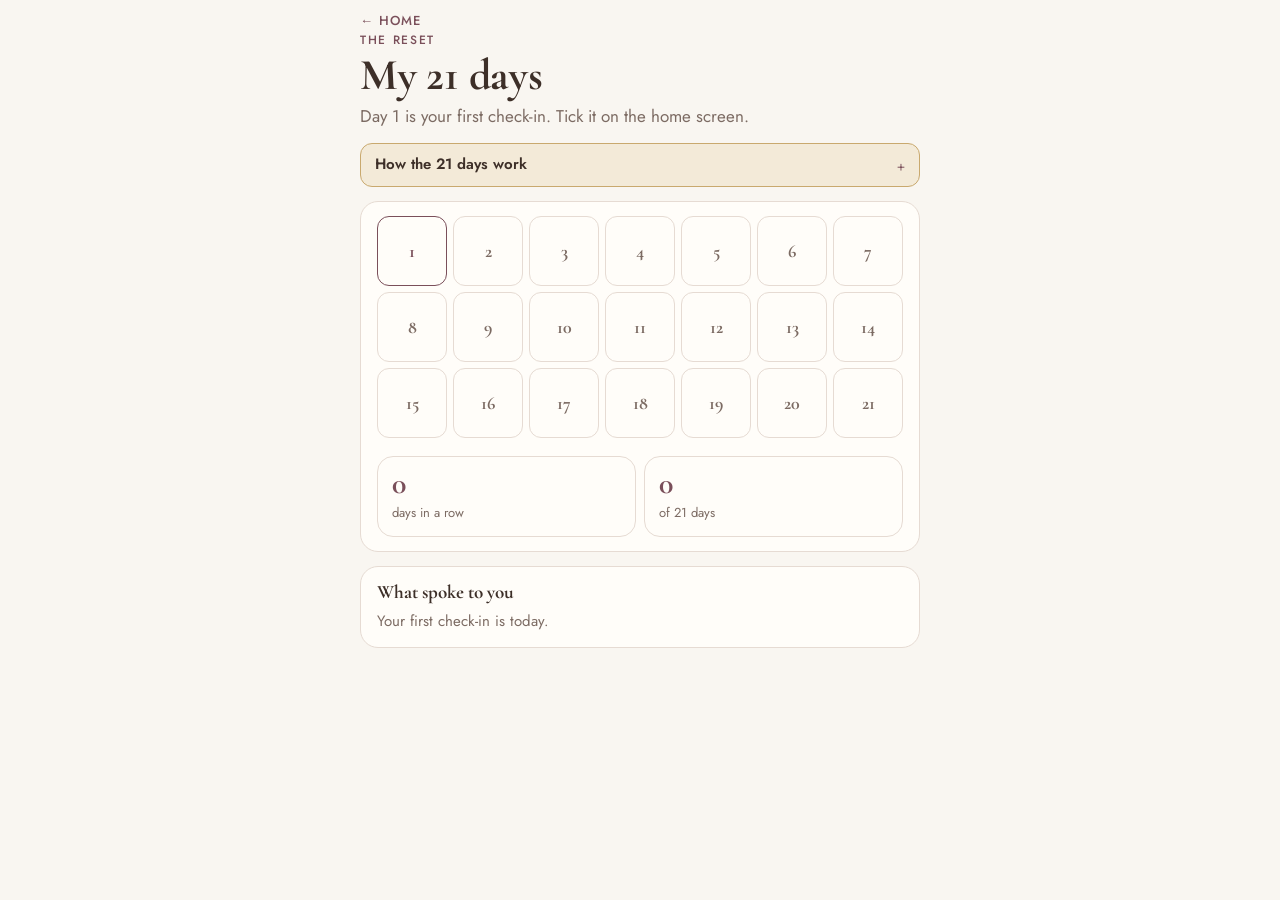
<file: days.html>
<!doctype html>
<meta charset="utf-8">
<base target="_top">
<meta name="viewport" content="width=device-width, initial-scale=1, viewport-fit=cover">
<title>My 21 Days · Faith First Reset</title>
<link rel="manifest" href="manifest.json">
<meta name="theme-color" content="#7a4f5a">
<meta name="apple-mobile-web-app-capable" content="yes">
<meta name="apple-mobile-web-app-title" content="Faith First">
<link rel="apple-touch-icon" href="icons/icon-180.png">
<link rel="preconnect" href="https://fonts.googleapis.com">
<link rel="stylesheet" href="https://fonts.googleapis.com/css2?family=Cormorant+Garamond:ital,wght@0,600;0,700;1,500&family=Jost:wght@400;500;600&display=swap">
<link rel="stylesheet" href="ff.css">
<style>.d21{display:grid;grid-template-columns:repeat(7,1fr);gap:6px}.d21 div{aspect-ratio:1;border-radius:12px;border:1px solid var(--line);background:var(--card);display:grid;place-items:center;font:700 18px/1 var(--display);color:var(--muted)}.d21 div.on{background:var(--done-soft);border-color:var(--done);color:var(--done)}.d21 div.next{border-color:var(--brand);color:var(--brand)}.log div{padding:8px 0;border-top:1px dashed var(--line);font-size:15px}.log small{color:var(--muted)}</style>
<div class="wrap">
  <header class="page"><a class="back" href="start.html">← Home</a><span class="eyebrow">The reset</span><h1>My 21 days</h1><p class="lead" id="lead"></p></header>
  <section id="help"></section>
  <section class="card"><div class="d21" id="grid"></div><div class="two" style="margin-top:10px"><div class="stat"><b id="streak">0</b><small>days in a row</small></div><div class="stat"><b id="total">0</b><small>of 21 days</small></div></div></section>
  <section class="card"><h3>What spoke to you</h3><div class="log" id="log"></div></section>
</div>
<script src="ff.js"></script>
<script>
$('#help').innerHTML=helpHTML('days');
const done=daysDone(), st=streak();
$('#lead').textContent=started()?`Started ${nice(started())}. Day 1 was your first check-in, so a missed day is never a failed day.`:'Day 1 is your first check-in. Tick it on the home screen.';
$('#grid').innerHTML=Array.from({length:21},(_,i)=>`<div class="${i<done?'on':i===done?'next':''}">${i+1}</div>`).join('');
$('#streak').textContent=st;$('#total').textContent=done;
const entries=Object.entries(checkins()).filter(([,c])=>c.showed).sort((a,b)=>b[0].localeCompare(a[0]));
$('#log').innerHTML=entries.length?entries.map(([k,c])=>`<div><small>${nice(k)} · ${Object.keys(c.parts||{}).filter(p=>c.parts[p]).length} parts</small><br>${esc(c.note||'')||'<span class="note">Showed up.</span>'}</div>`).join(''):'<p class="note">Your first check-in is today.</p>';
</script>
</file>
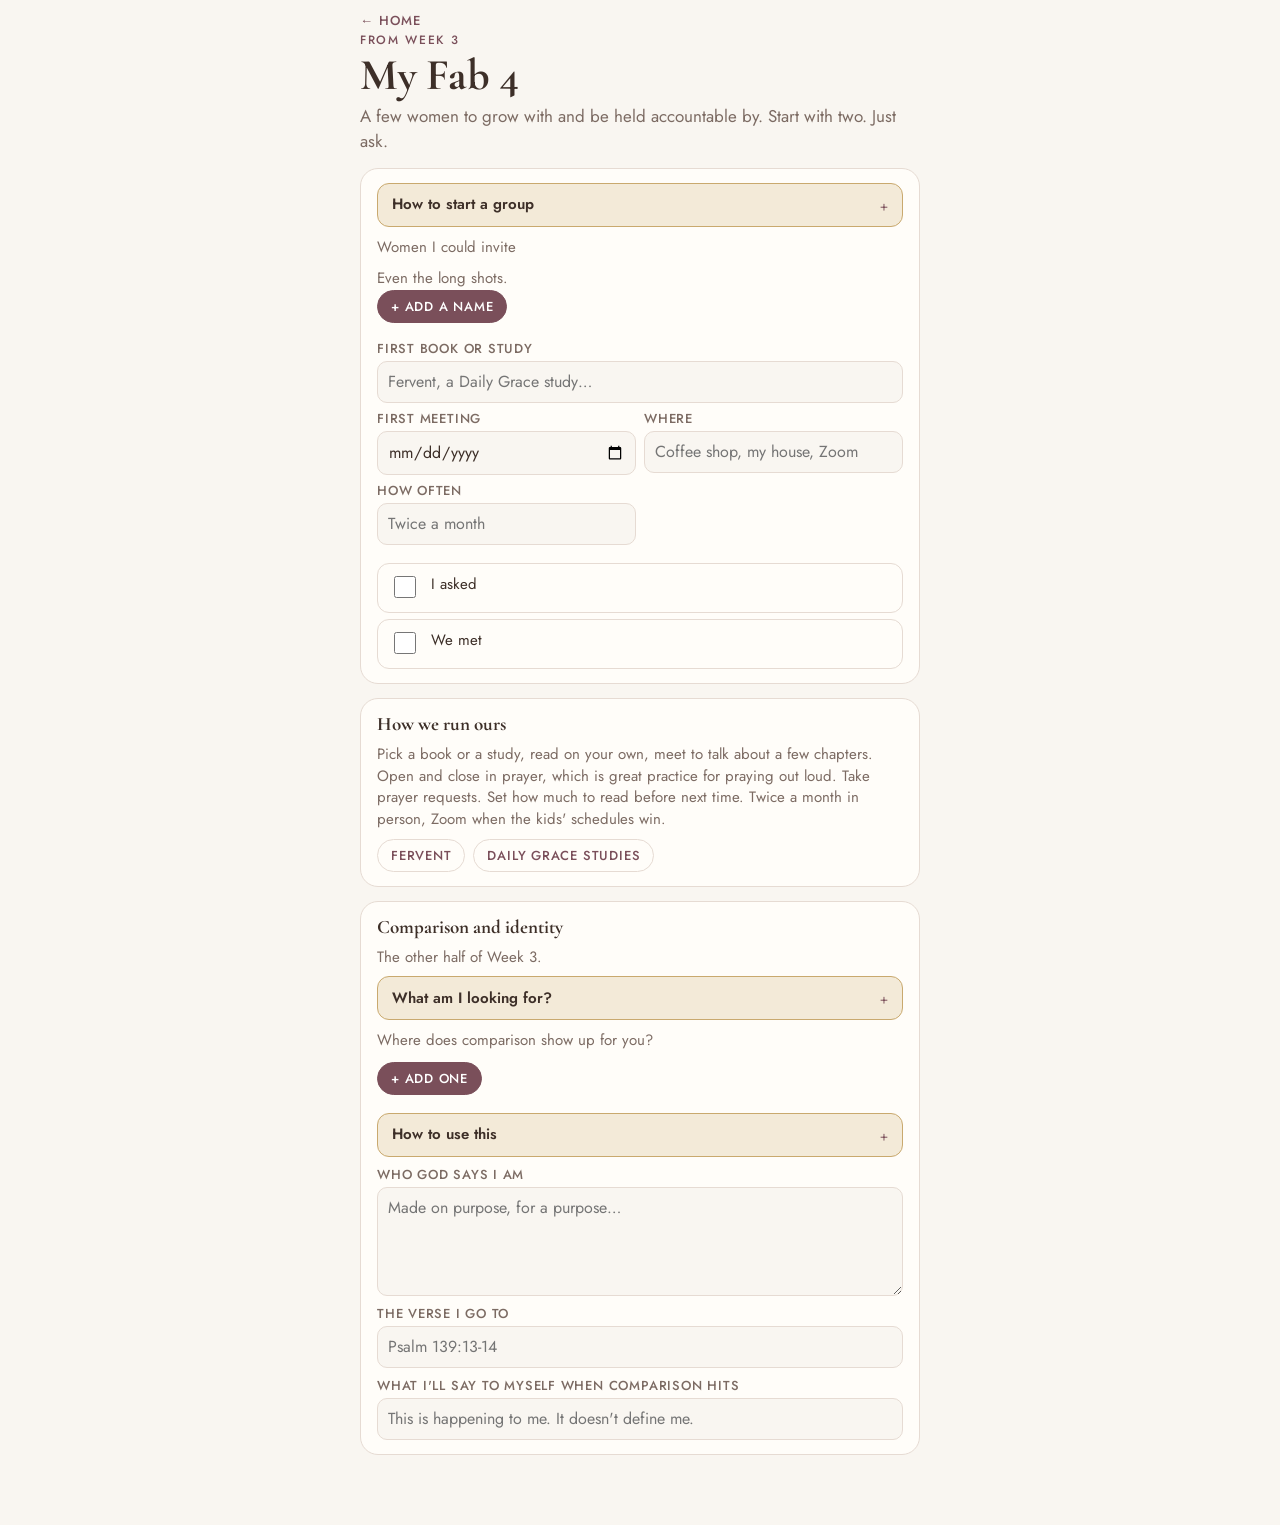
<file: fab4.html>
<!doctype html>
<meta charset="utf-8">
<base target="_top">
<meta name="viewport" content="width=device-width, initial-scale=1, viewport-fit=cover">
<title>My Fab 4 · Faith First Reset</title>
<link rel="manifest" href="manifest.json">
<meta name="theme-color" content="#7a4f5a">
<meta name="apple-mobile-web-app-capable" content="yes">
<meta name="apple-mobile-web-app-title" content="Faith First">
<link rel="apple-touch-icon" href="icons/icon-180.png">
<link rel="preconnect" href="https://fonts.googleapis.com">
<link rel="stylesheet" href="https://fonts.googleapis.com/css2?family=Cormorant+Garamond:ital,wght@0,600;0,700;1,500&family=Jost:wght@400;500;600&display=swap">
<link rel="stylesheet" href="ff.css">
<div class="wrap">
  <header class="page"><a class="back" href="start.html">← Home</a><span class="eyebrow">From Week 3</span><h1>My Fab 4</h1><p class="lead">A few women to grow with and be held accountable by. Start with two. Just ask.</p></header>
  <section class="card"><div id="fab4"></div></section>
  <section class="card"><h3>How we run ours</h3><p>Pick a book or a study, read on your own, meet to talk about a few chapters. Open and close in prayer, which is great practice for praying out loud. Take prayer requests. Set how much to read before next time. Twice a month in person, Zoom when the kids' schedules win.</p><div class="toolrow"><a class="pill" href="https://www.amazon.com/s?k=fervent+priscilla+shirer" target="_blank" rel="noopener">Fervent</a><a class="pill" href="https://thedailygraceco.com/" target="_blank" rel="noopener">Daily Grace studies</a></div></section>
  <section class="card"><h3>Comparison and identity</h3><p>The other half of Week 3.</p><div id="compare"></div><div id="identity" style="margin-top:10px"></div></section>
</div>
<script src="ff.js"></script>
<script>renderWS('fab4',$('#fab4'));renderWS('compare',$('#compare'));renderWS('identity',$('#identity'));</script>
</file>
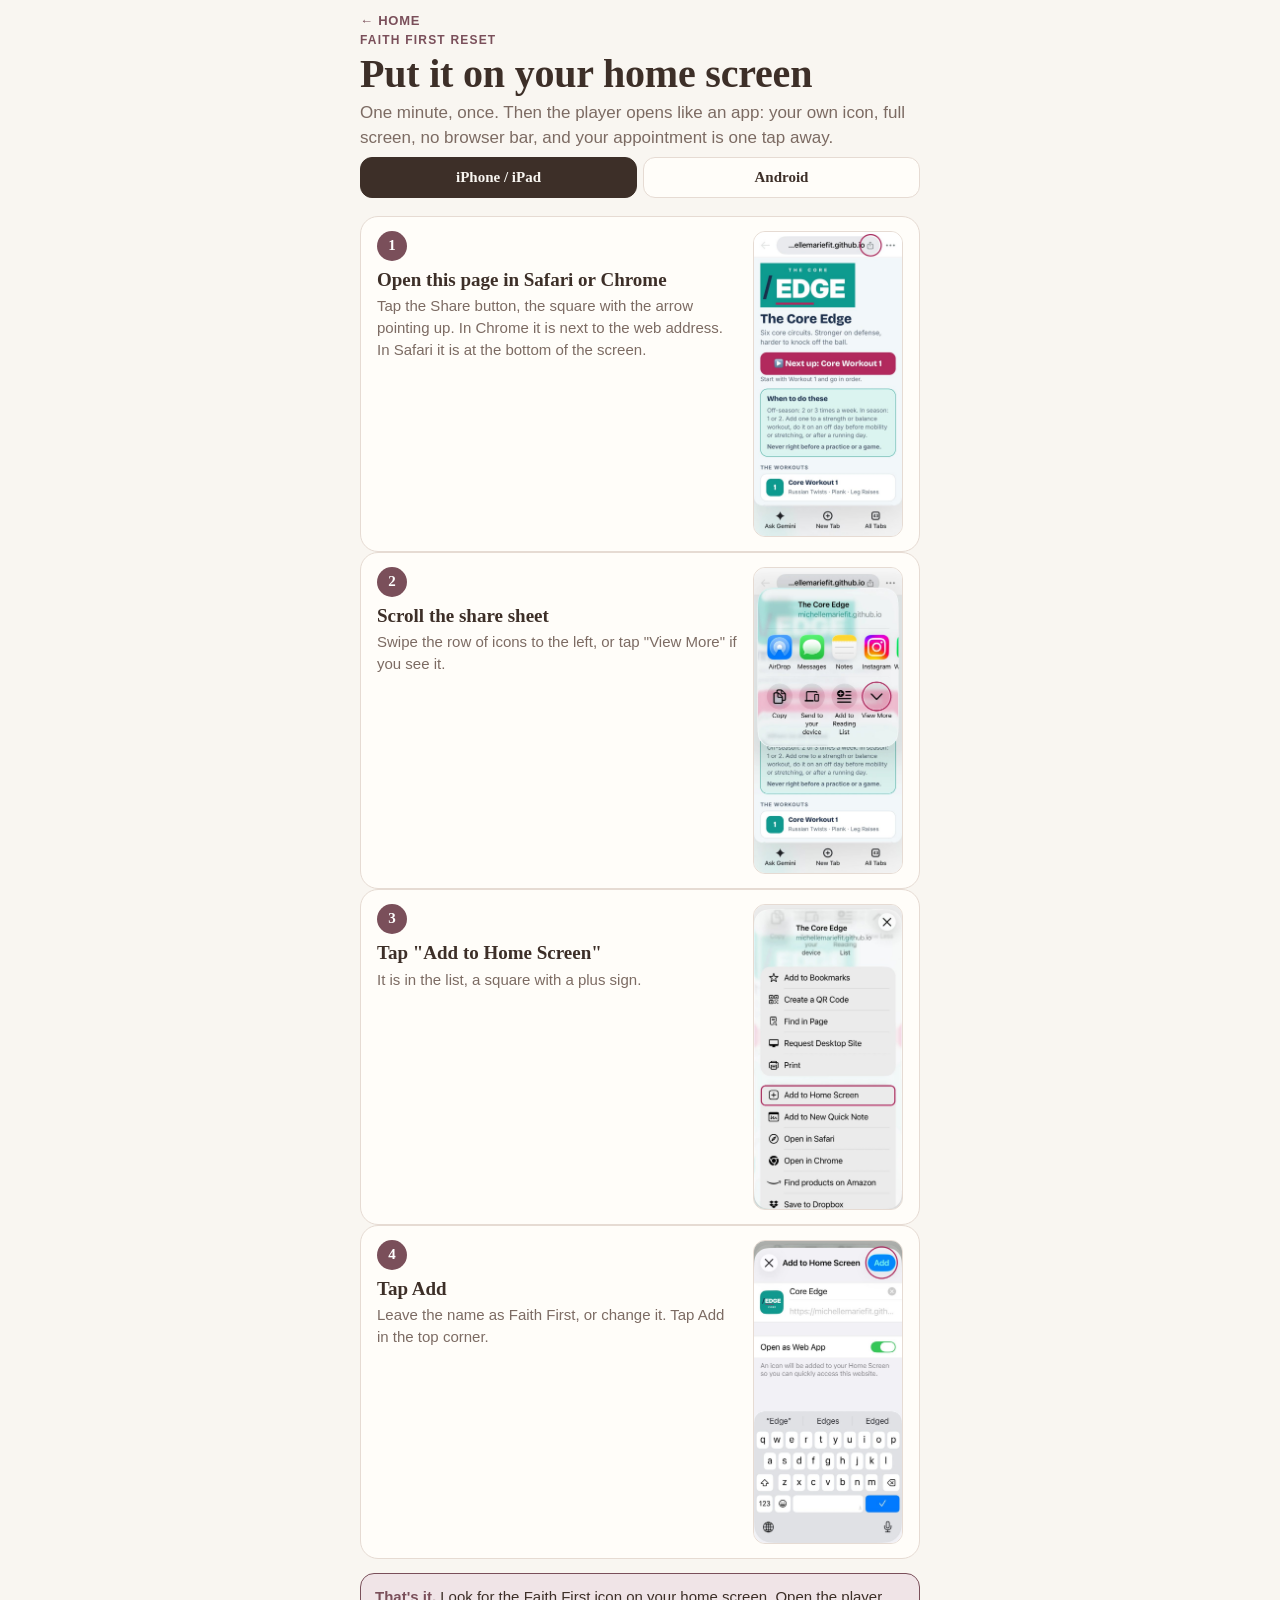
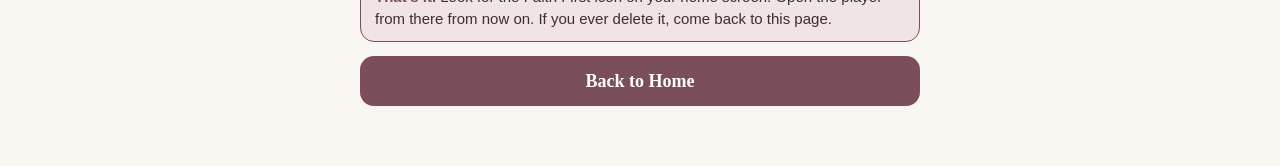
<file: install.html>
<!doctype html>
<meta charset="utf-8">
<base target="_top">
<meta name="viewport" content="width=device-width, initial-scale=1, viewport-fit=cover">
<title>Add to Home Screen · Faith First Reset</title>
<link rel="manifest" href="manifest.json">
<meta name="theme-color" content="#7a4f5a">
<meta name="apple-mobile-web-app-capable" content="yes">
<meta name="apple-mobile-web-app-title" content="Faith First">
<link rel="apple-touch-icon" href="icons/icon-180.png">
<link rel="preconnect" href="https://fonts.googleapis.com">
<link rel="stylesheet" href="https://fonts.googleapis.cff.css2?family=Cormorant+Garamond:wght@600;700&family=Jost:wght@400;500;600&display=swap">
<link rel="stylesheet" href="ff.css">
<style>
/* Step-by-step: put the player on the home screen so it opens like an app. Screenshots by Michelle. */
  
*{box-sizing:border-box}
body{margin:0;background:var(--bg);color:var(--ink);font:400 17px/1.45 var(--body);padding:0 16px 60px}
.wrap{max-width:560px;margin:0 auto;display:flex;flex-direction:column;gap:14px}
header{padding-top:14px;display:flex;flex-direction:column;gap:6px}
.eyebrow{font:700 12px/1.2 var(--body);letter-spacing:.1em;text-transform:uppercase;color:var(--brand)}
h1{font:800 clamp(28px,8vw,40px)/1.05 var(--display);margin:0}
.lead{margin:0;color:var(--muted)}
a.back{font:700 13px/1 var(--body);letter-spacing:.06em;text-transform:uppercase;color:var(--brand);text-decoration:none}
.tabs{display:flex;gap:6px}
.tabs button{flex:1;border:1px solid var(--line);background:var(--card);border-radius:12px;padding:12px;font:700 15px/1 var(--display);cursor:pointer}
.tabs button[aria-pressed="true"]{background:var(--ink);color:var(--bg);border-color:var(--ink)}
.step{background:var(--card);border:1px solid var(--line);border-radius:18px;padding:14px 16px;display:grid;grid-template-columns:1fr 150px;gap:14px;align-items:start}
.step .n{display:inline-grid;place-items:center;width:30px;height:30px;border-radius:50%;background:var(--brand);color:#fff;font:800 15px/1 var(--display);margin-bottom:8px}
.step h2{margin:0 0 4px;font:800 19px/1.2 var(--display)}
.step p{margin:0;color:var(--muted);font-size:15px}
.step img{width:150px;border-radius:12px;border:1px solid var(--line);display:block}
.step.noimg{grid-template-columns:1fr}
.done{background:var(--brand-soft);border:1px solid var(--brand);border-radius:14px;padding:12px 14px;font-size:15px}
.done b{color:var(--brand)}
.go{display:block;text-align:center;background:var(--accent);color:#fff;text-decoration:none;border-radius:14px;padding:16px;font:800 18px/1 var(--display)}
@media (max-width:380px){.step{grid-template-columns:1fr 120px}.step img{width:120px}}
</style>
<div class="wrap">
  <header><a class="back" href="start.html">← Home</a><span class="eyebrow">Faith First Reset</span><h1>Put it on your home screen</h1>
    <p class="lead">One minute, once. Then the player opens like an app: your own icon, full screen, no browser bar, and your appointment is one tap away.</p>
    <div class="tabs"><button data-os="ios" aria-pressed="true">iPhone / iPad</button><button data-os="android" aria-pressed="false">Android</button></div></header>
  <div id="steps"></div>
  <div class="done"><b>That's it.</b> Look for the Faith First icon on your home screen. Open the player from there from now on. If you ever delete it, come back to this page.</div>
  <a class="go" href="start.html">Back to Home</a>
</div>
<script>
const STEPS={
 ios:[
  ['Open this page in Safari or Chrome','Tap the Share button, the square with the arrow pointing up. In Chrome it is next to the web address. In Safari it is at the bottom of the screen.','icons/howto/iphone-1.jpg'],
  ['Scroll the share sheet','Swipe the row of icons to the left, or tap "View More" if you see it.','icons/howto/iphone-2.jpg'],
  ['Tap "Add to Home Screen"','It is in the list, a square with a plus sign.','icons/howto/iphone-3.jpg'],
  ['Tap Add','Leave the name as Faith First, or change it. Tap Add in the top corner.','icons/howto/iphone-4.jpg'],
 ],
 android:[
  ['Open this page in Chrome','Use the Chrome browser, not Samsung Internet or another one.',''],
  ['Tap the three dots','Top right corner of the screen.',''],
  ['Tap "Add to Home screen" or "Install app"','One of the two will be in the menu. Either works.',''],
  ['Tap Add or Install','Leave the name as Faith First. The icon appears on your home screen.',''],
 ]};
let os=/android/i.test(navigator.userAgent)?'android':'ios';
function render(){
  document.querySelectorAll('.tabs button').forEach(b=>b.setAttribute('aria-pressed',b.dataset.os===os));
  document.getElementById('steps').innerHTML=STEPS[os].map(([h,p,img],i)=>`<section class="step ${img?'':'noimg'}"><div><span class="n">${i+1}</span><h2>${h}</h2><p>${p}</p></div>${img?`<img src="${img}" alt="Step ${i+1}">`:''}</section>`).join('');
}
document.querySelectorAll('.tabs button').forEach(b=>b.addEventListener('click',()=>{os=b.dataset.os;render()}));
render();
</script>
<script src="ff.js"></script>
</file>
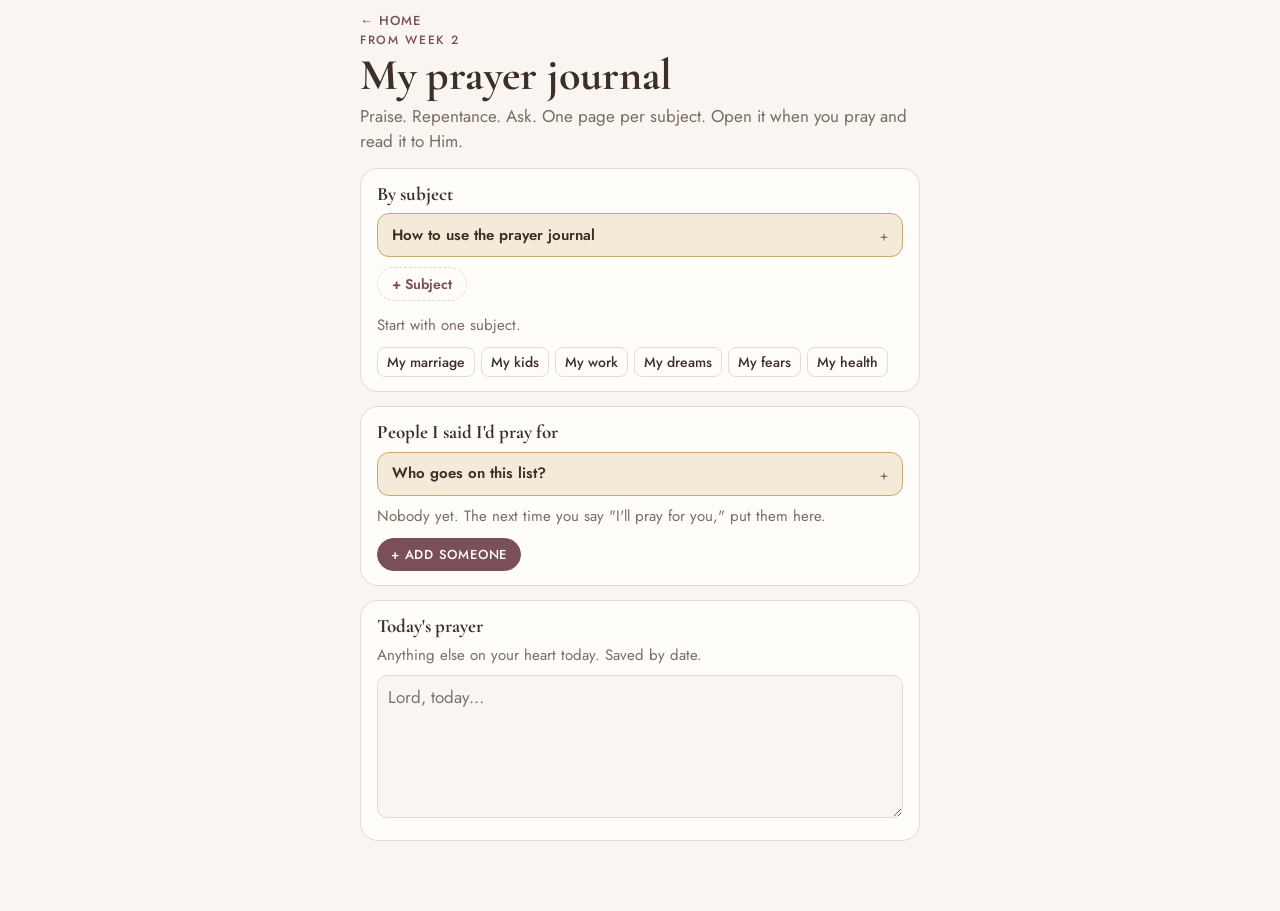
<file: journal.html>
<!doctype html>
<meta charset="utf-8">
<base target="_top">
<meta name="viewport" content="width=device-width, initial-scale=1, viewport-fit=cover">
<title>Prayer Journal · Faith First Reset</title>
<link rel="manifest" href="manifest.json">
<meta name="theme-color" content="#7a4f5a">
<meta name="apple-mobile-web-app-capable" content="yes">
<meta name="apple-mobile-web-app-title" content="Faith First">
<link rel="apple-touch-icon" href="icons/icon-180.png">
<link rel="preconnect" href="https://fonts.googleapis.com">
<link rel="stylesheet" href="https://fonts.googleapis.com/css2?family=Cormorant+Garamond:ital,wght@0,600;0,700;1,500&family=Jost:wght@400;500;600&display=swap">
<link rel="stylesheet" href="ff.css">
<div class="wrap">
  <header class="page"><a class="back" href="start.html">← Home</a><span class="eyebrow">From Week 2</span><h1>My prayer journal</h1><p class="lead">Praise. Repentance. Ask. One page per subject. Open it when you pray and read it to Him.</p></header>
  <section class="card"><h3>By subject</h3><div id="journal"></div></section>
  <section class="card"><h3>People I said I'd pray for</h3><div id="people"></div></section>
  <section class="card"><h3>Today's prayer</h3><p>Anything else on your heart today. Saved by date.</p><textarea id="free" rows="5" placeholder="Lord, today…"></textarea><div id="past"></div></section>
</div>
<script src="ff.js"></script>
<script>
renderWS('journal',$('#journal'));renderWS('people',$('#people'));
$('#free').value=prayers()[TODAY]||'';
$('#free').addEventListener('input',e=>setPrayer(TODAY,e.target.value));
const past=Object.entries(prayers()).filter(([k])=>k!==TODAY).sort((a,b)=>b[0].localeCompare(a[0])).slice(0,10);
$('#past').innerHTML=past.length?`<p class="note" style="margin-top:10px">Earlier</p>`+past.map(([k,v])=>`<div style="padding:8px 0;border-top:1px dashed var(--line)"><span class="eyebrow">${nice(k)}</span><p>${esc(v)}</p></div>`).join(''):'';
</script>
</file>
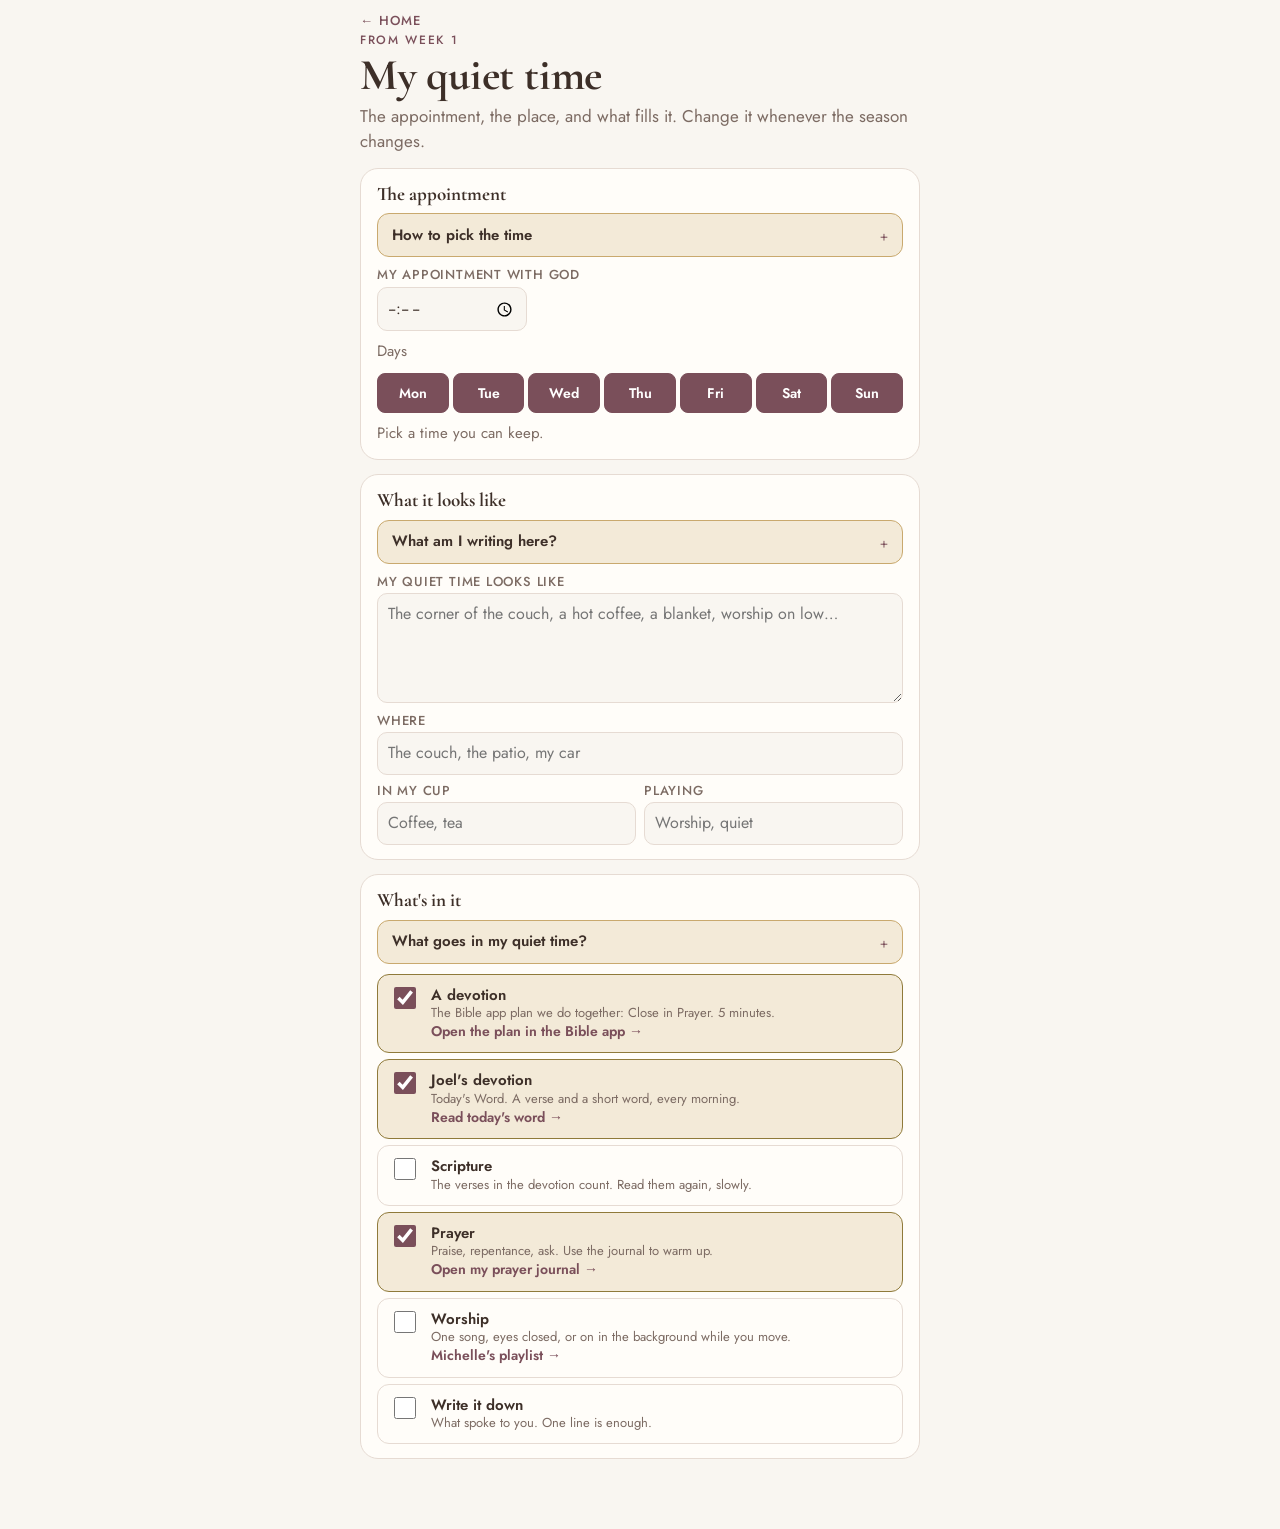
<file: routine.html>
<!doctype html>
<meta charset="utf-8">
<base target="_top">
<meta name="viewport" content="width=device-width, initial-scale=1, viewport-fit=cover">
<title>My Quiet Time · Faith First Reset</title>
<link rel="manifest" href="manifest.json">
<meta name="theme-color" content="#7a4f5a">
<meta name="apple-mobile-web-app-capable" content="yes">
<meta name="apple-mobile-web-app-title" content="Faith First">
<link rel="apple-touch-icon" href="icons/icon-180.png">
<link rel="preconnect" href="https://fonts.googleapis.com">
<link rel="stylesheet" href="https://fonts.googleapis.com/css2?family=Cormorant+Garamond:ital,wght@0,600;0,700;1,500&family=Jost:wght@400;500;600&display=swap">
<link rel="stylesheet" href="ff.css">
<div class="wrap">
  <header class="page"><a class="back" href="start.html">← Home</a><span class="eyebrow">From Week 1</span><h1>My quiet time</h1><p class="lead">The appointment, the place, and what fills it. Change it whenever the season changes.</p></header>
  <section class="card"><h3>The appointment</h3><div id="appt"></div></section>
  <section class="card"><h3>What it looks like</h3><div id="reframe"></div></section>
  <section class="card"><h3>What's in it</h3><div id="parts"></div></section>
</div>
<script src="ff.js"></script>
<script>renderWS('appt',$('#appt'));renderWS('reframe',$('#reframe'));renderWS('parts',$('#parts'));</script>
</file>
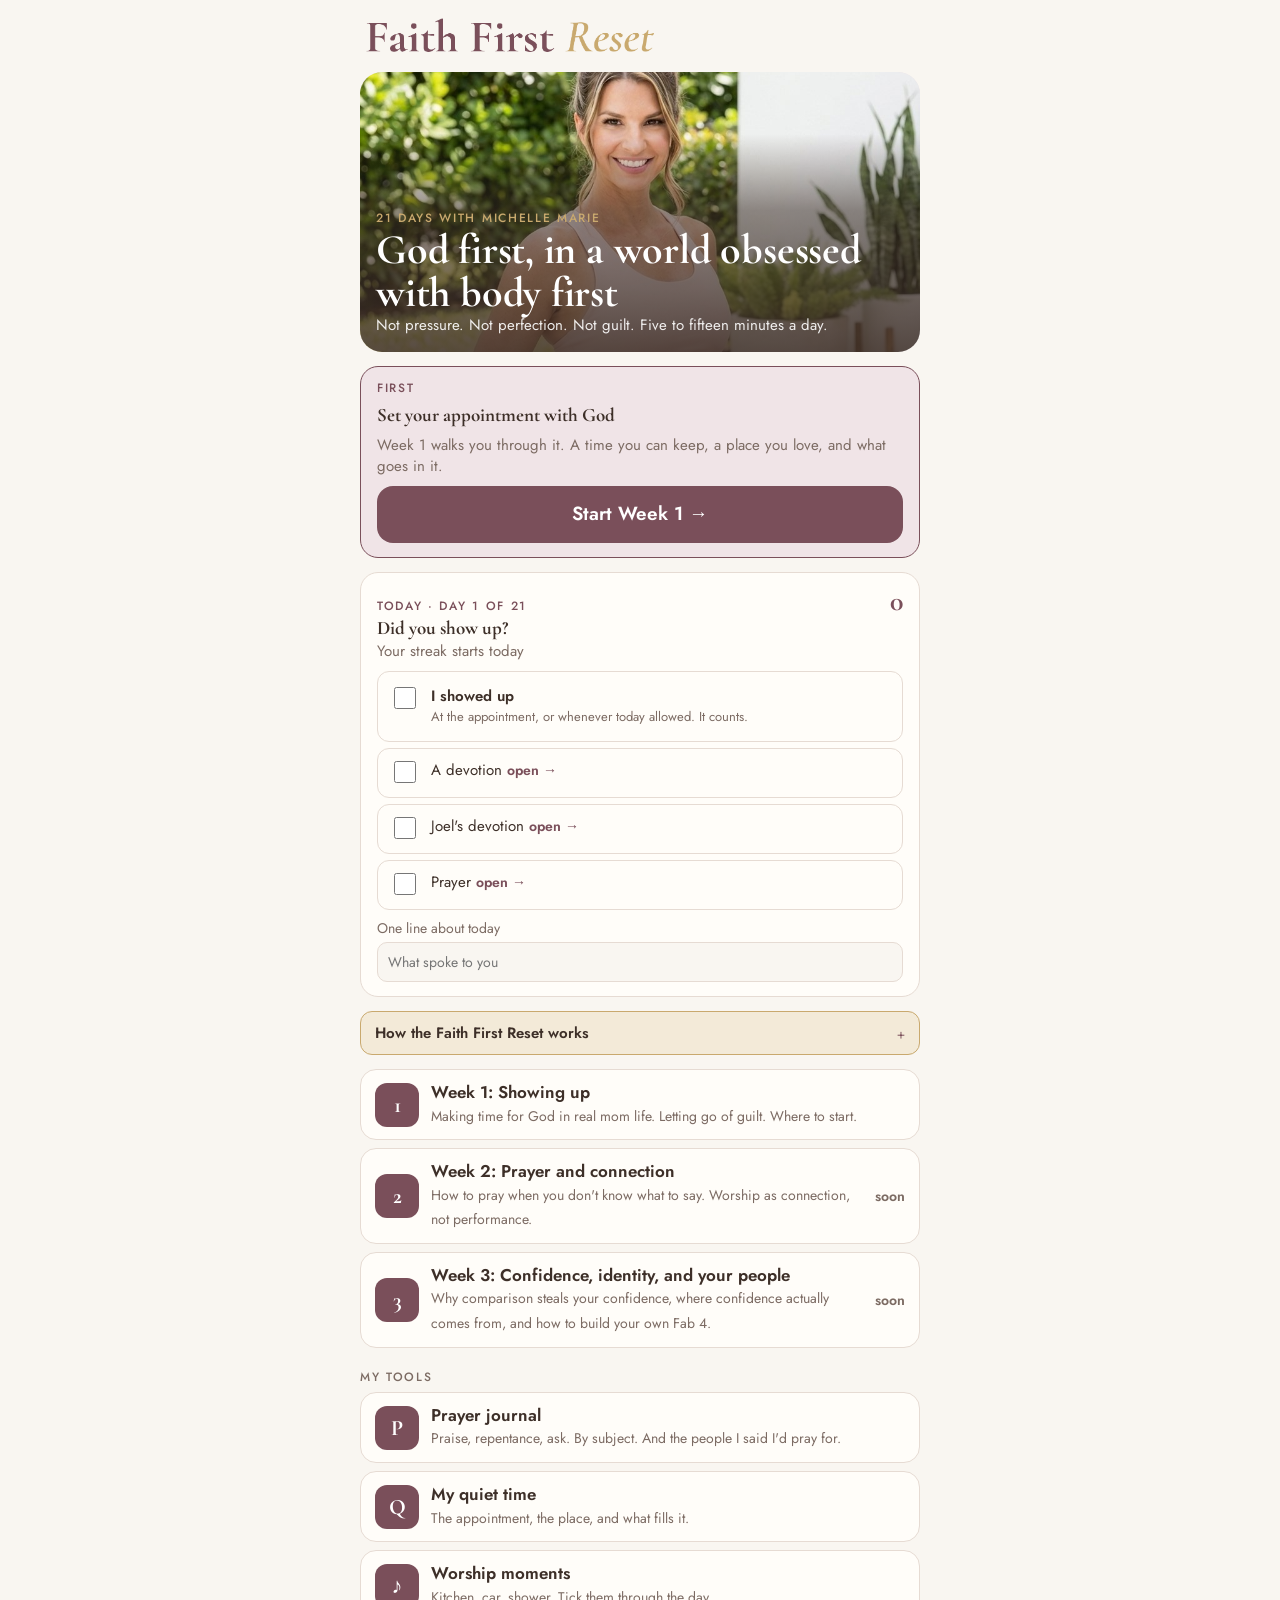
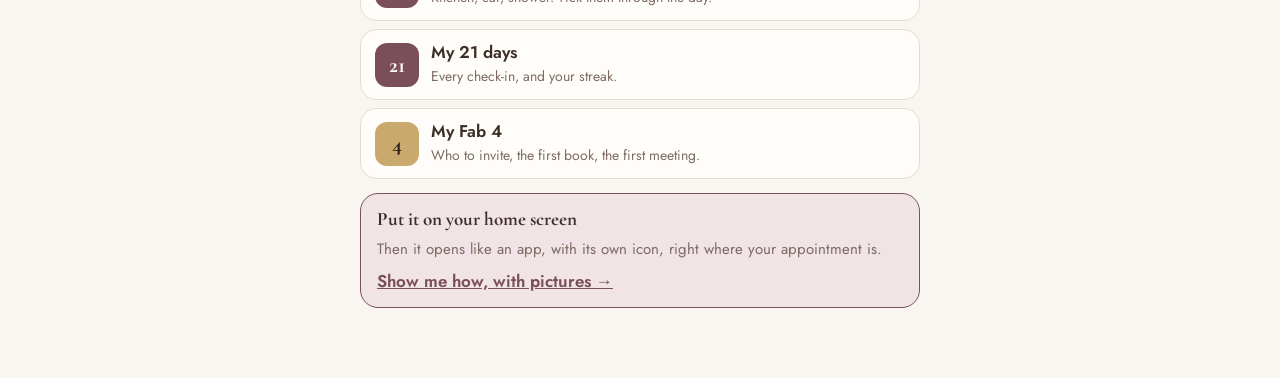
<file: start.html>
<!doctype html>
<meta charset="utf-8">
<base target="_top">
<meta name="viewport" content="width=device-width, initial-scale=1, viewport-fit=cover">
<title>Faith First Reset</title>
<link rel="manifest" href="manifest.json">
<meta name="theme-color" content="#7a4f5a">
<meta name="apple-mobile-web-app-capable" content="yes">
<meta name="apple-mobile-web-app-title" content="Faith First">
<link rel="apple-touch-icon" href="icons/icon-180.png">
<link rel="preconnect" href="https://fonts.googleapis.com">
<link rel="stylesheet" href="https://fonts.googleapis.com/css2?family=Cormorant+Garamond:ital,wght@0,600;0,700;1,500&family=Jost:wght@400;500;600&display=swap">
<link rel="stylesheet" href="ff.css">
<div class="wrap">
  <header class="page" style="padding-top:12px"><img src="icons/logo.png" alt="Faith First Reset" style="width:min(300px,78%);height:auto"></header>
  <section class="hero"><img src="images/michelle2.jpg" alt=""><div class="tx"><span class="eyebrow">21 days with Michelle Marie</span><h1>God first, in a world obsessed with body first</h1><p>Not pressure. Not perfection. Not guilt. Five to fifteen minutes a day.</p></div></section>
  <section id="appt"></section>
  <section id="today"></section>
  <section id="help"></section>
  <section id="weeks" class="ways"></section>
  <h2 class="also">My tools</h2>
  <section class="ways">
    <a class="way" href="journal.html"><span class="ic">P</span><span><b>Prayer journal</b><small>Praise, repentance, ask. By subject. And the people I said I'd pray for.</small></span></a>
    <a class="way" href="routine.html"><span class="ic">Q</span><span><b>My quiet time</b><small>The appointment, the place, and what fills it.</small></span></a>
    <a class="way" href="worship.html"><span class="ic">♪</span><span><b>Worship moments</b><small>Kitchen, car, shower. Tick them through the day.</small></span></a>
    <a class="way" href="days.html"><span class="ic">21</span><span><b>My 21 days</b><small>Every check-in, and your streak.</small></span></a>
    <a class="way" href="fab4.html"><span class="ic gold">4</span><span><b>My Fab 4</b><small>Who to invite, the first book, the first meeting.</small></span></a>
  </section>
  <section class="card soft"><h3>Put it on your home screen</h3><p>Then it opens like an app, with its own icon, right where your appointment is.</p><a href="install.html" style="font-weight:600;color:var(--brand)">Show me how, with pictures →</a></section>
</div>
<script src="ff.js"></script>
<script>
function render(){
  const a=appt(), dn=dayNumber(), c={showed:false,parts:{},...checkins()[TODAY]}, st=streak(), wd=weeksDone();
  $('#appt').innerHTML=a.time?`<div class="goalbar"><span class="eyebrow">My appointment with God</span><h2>${fmtTime(a.time)}${a.place?' · '+esc(a.place):''}</h2><p>${a.days.length===7?'Every day':a.days.map(i=>WEEKDAYS[i]).join(', ')}${a.drink?' · '+esc(a.drink):''}${a.music?' · '+esc(a.music):''}. <a href="routine.html">Change</a></p></div>`
    :`<div class="card soft"><span class="eyebrow">First</span><h3>Set your appointment with God</h3><p>Week 1 walks you through it. A time you can keep, a place you love, and what goes in it.</p><a class="go" href="week.html#1">Start Week 1 →</a></div>`;
  const parts=PARTS.filter(p=>a.parts.includes(p.id));
  $('#today').innerHTML=`<div class="card"><div class="score"><span><span class="eyebrow">Today · Day ${dn} of 21</span><h3>${c.showed?'You showed up ✓':'Did you show up?'}</h3></span><b>${st}</b></div><p class="note" style="margin-top:-6px">${st===1?'1 day in a row':st?st+' days in a row':'Your streak starts today'}</p>
    <div class="ck"><label class="${c.showed?'on':''} big"><input type="checkbox" id="showed" ${c.showed?'checked':''}><span><b>I showed up</b><small>At the appointment, or whenever today allowed. It counts.</small></span></label>
    ${parts.map(p=>`<label class="${c.parts[p.id]?'on':''}"><input type="checkbox" data-p="${p.id}" ${c.parts[p.id]?'checked':''}><span>${p.name}${p.link&&LINKS[p.link]?` <a href="${LINKS[p.link]}" target="_blank" rel="noopener">open →</a>`:p.href?` <a href="${p.href}">open →</a>`:''}</span></label>`).join('')}</div>
    <label class="note" style="display:flex;flex-direction:column;gap:4px">One line about today<input type="text" id="dnote" placeholder="What spoke to you" value="${esc(c.note||'')}"></label></div>`;
  $('#help').innerHTML=helpHTML('home');
  const open=[1,dn>7||daysDone()>=7?2:0,dn>14||daysDone()>=14?3:0];
  $('#weeks').innerHTML=WEEKS.map(w=>`<a class="way" href="week.html#${w.n}"><span class="ic ${wd[w.n]?'gold':''}">${w.n}</span><span><b>Week ${w.n}: ${esc(w.title)}</b><small>${esc(w.sub)}</small></span>${wd[w.n]?'<span class="tick">✓</span>':open.includes(w.n)?'':'<span class="tick" style="color:var(--muted)">soon</span>'}</a>`).join('');
}
document.addEventListener('change',e=>{
  const c={showed:false,parts:{},note:'',...checkins()[TODAY]};
  if(e.target.id==='showed'){c.showed=e.target.checked;setCheckin(TODAY,c);render();return}
  const i=e.target.closest('input[data-p]');if(i){c.parts[i.dataset.p]=i.checked;if(i.checked)c.showed=true;setCheckin(TODAY,c);render()}
});
document.addEventListener('input',e=>{if(e.target.id==='dnote'){const c={showed:false,parts:{},...checkins()[TODAY]};c.note=e.target.value;setCheckin(TODAY,c)}});
render();
</script>
</file>
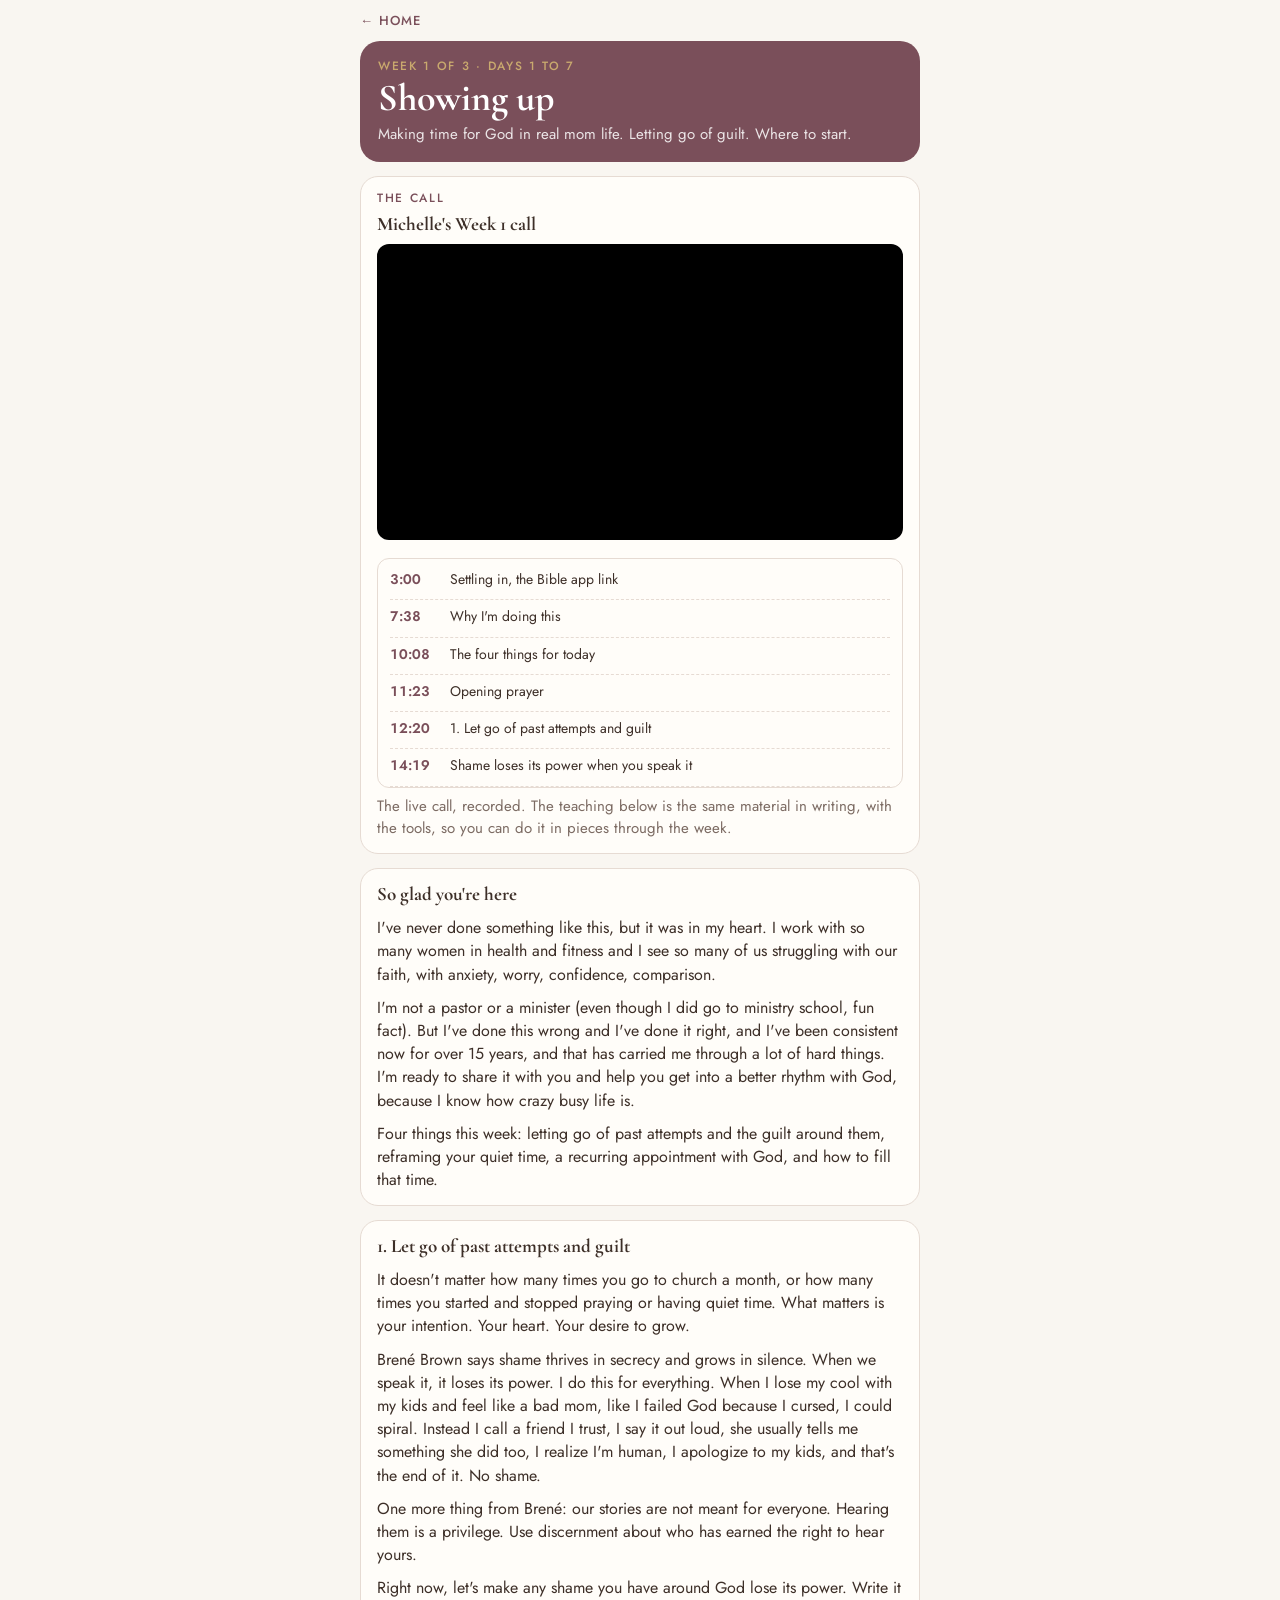
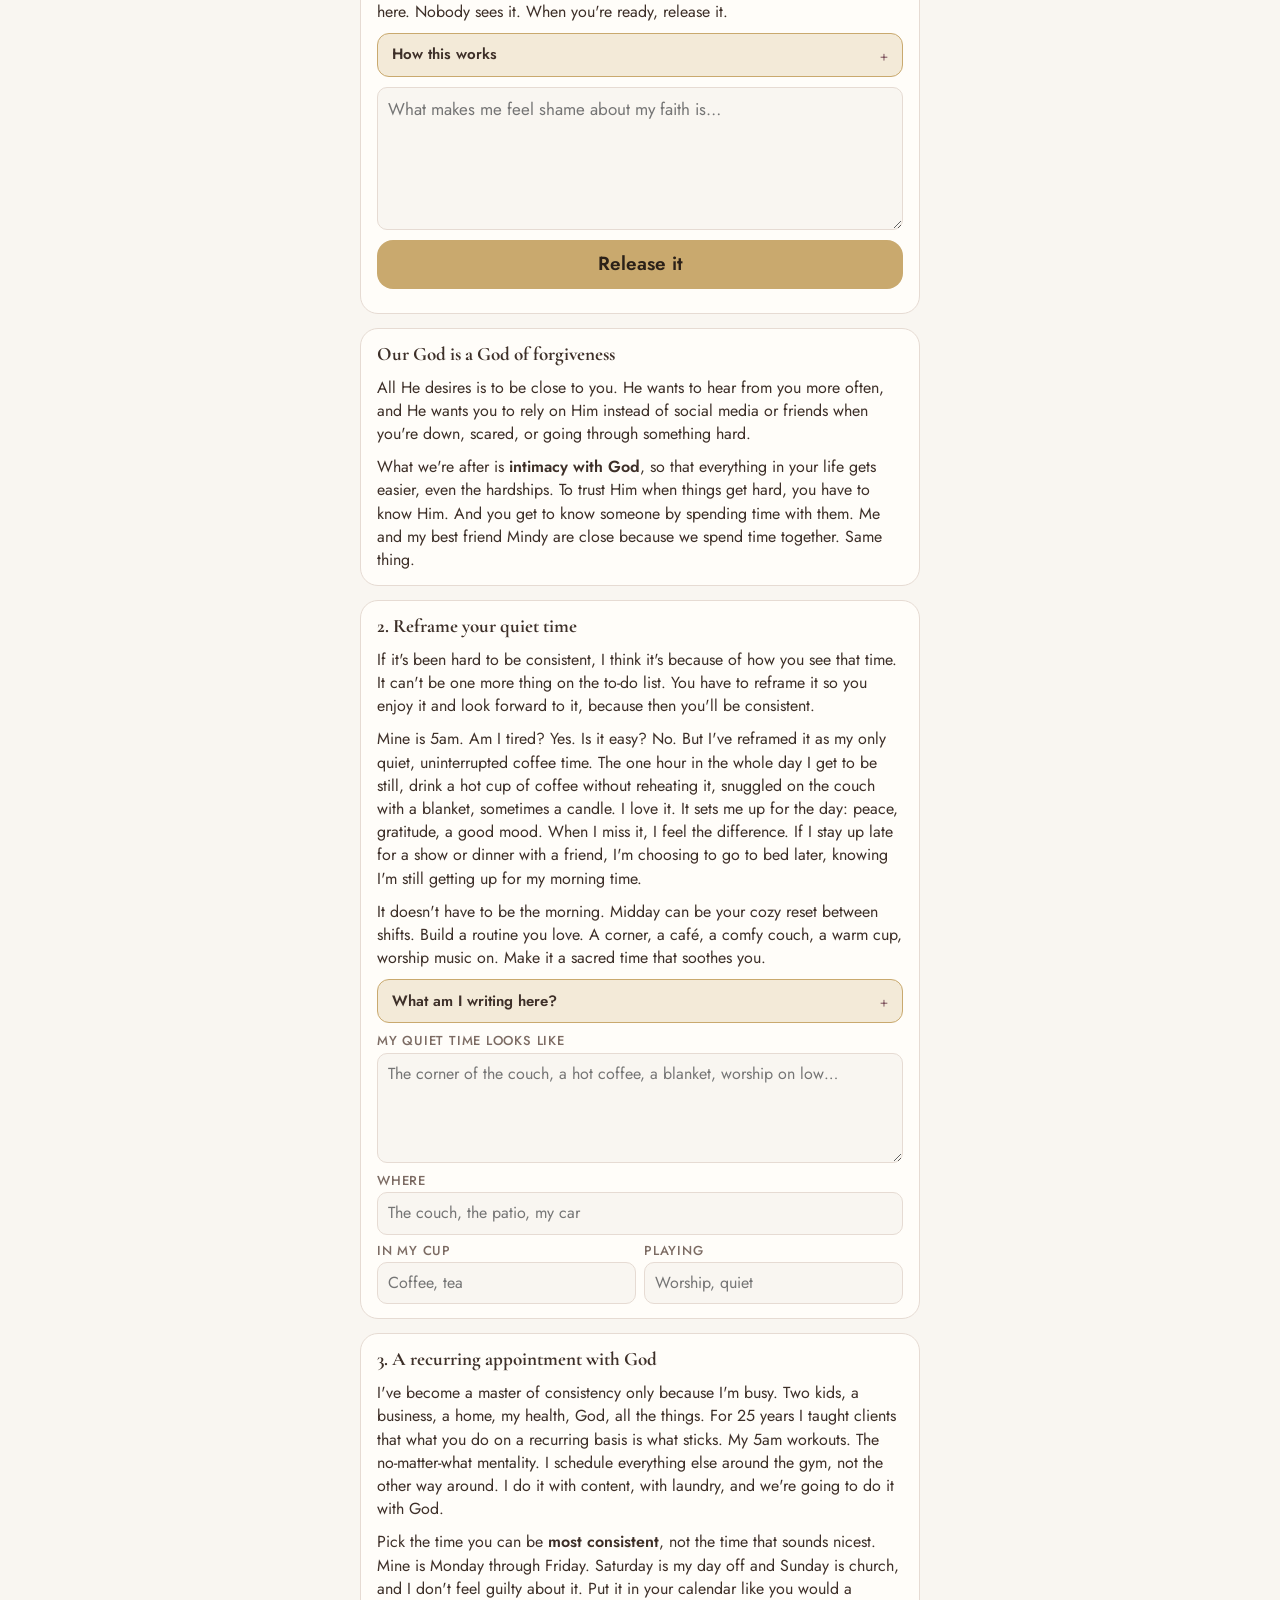
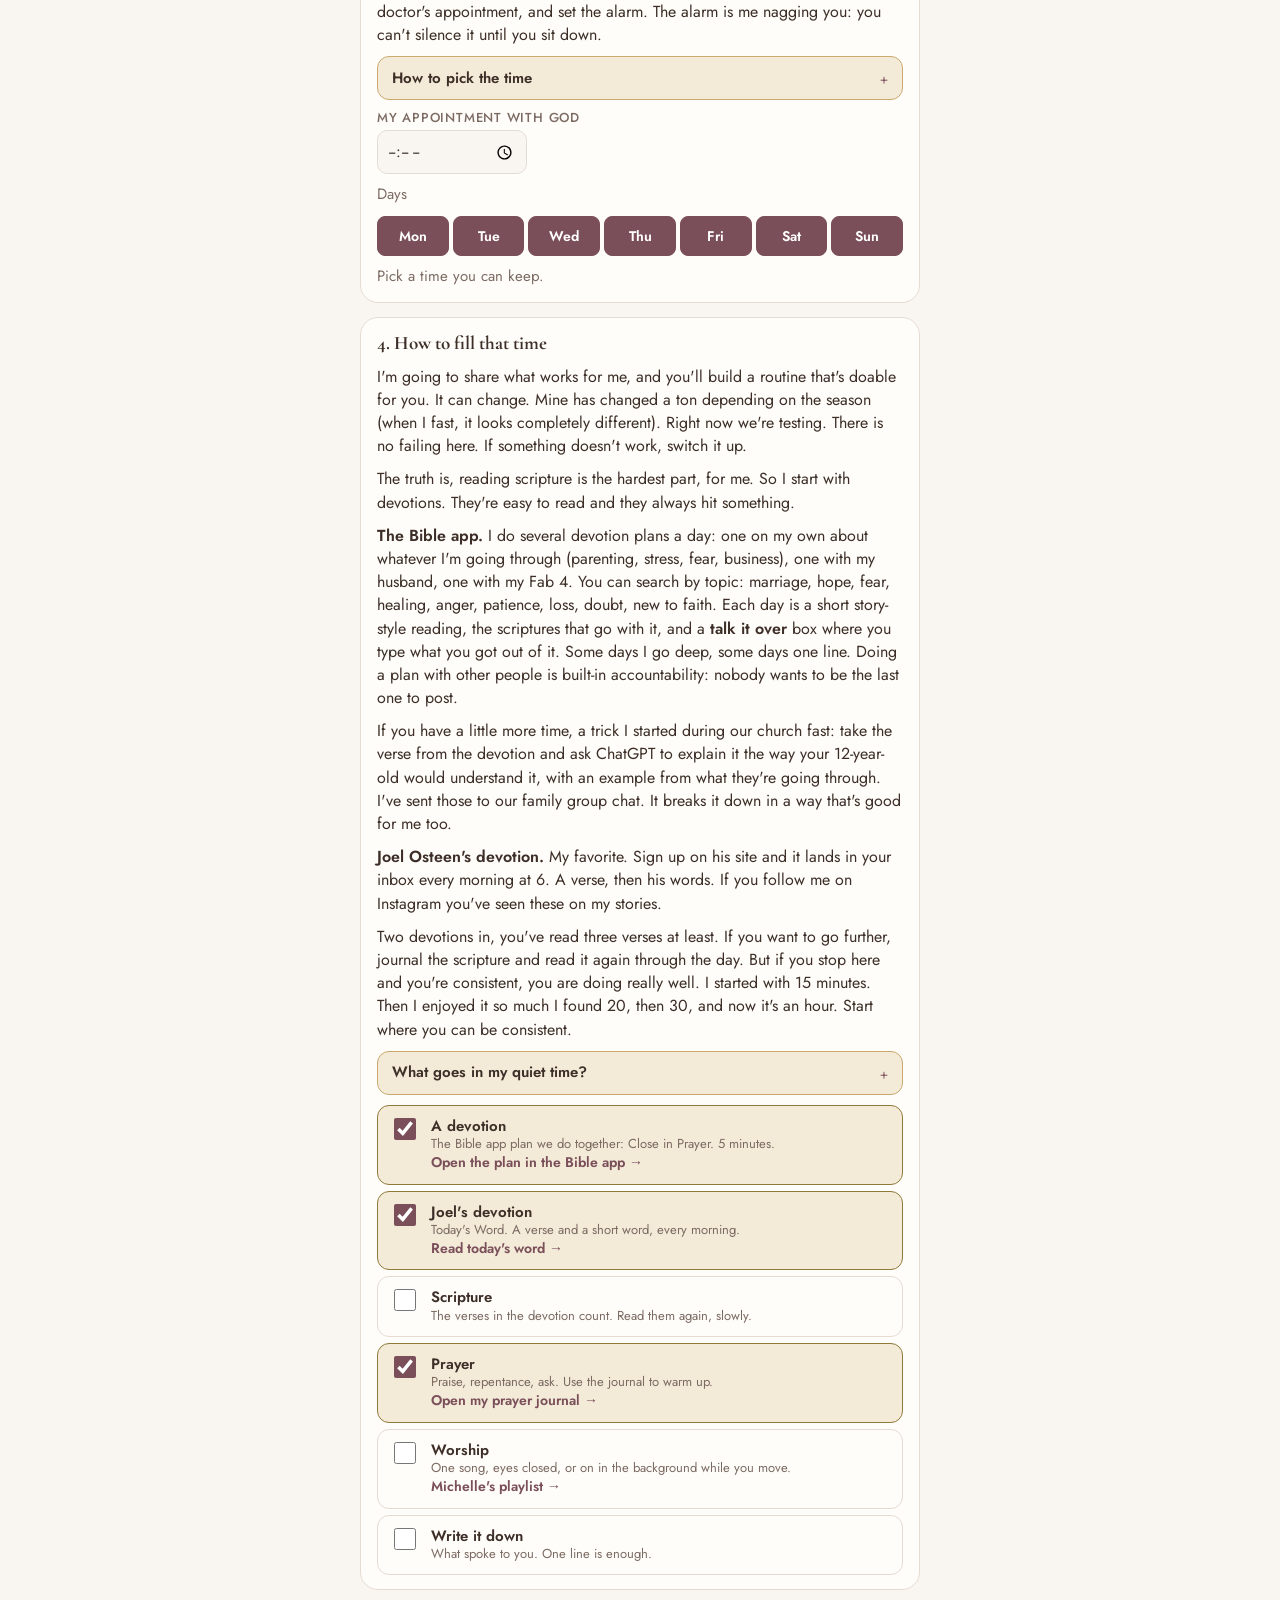
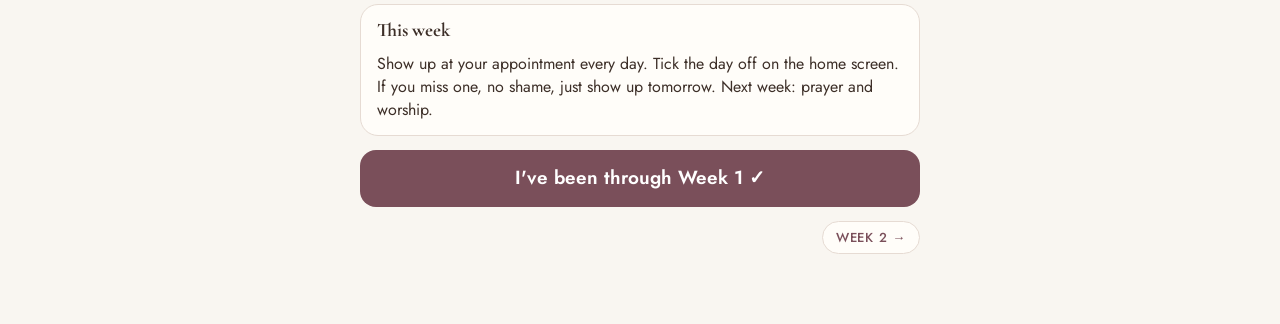
<file: week.html>
<!doctype html>
<meta charset="utf-8">
<base target="_top">
<meta name="viewport" content="width=device-width, initial-scale=1, viewport-fit=cover">
<title>Week · Faith First Reset</title>
<link rel="manifest" href="manifest.json">
<meta name="theme-color" content="#7a4f5a">
<meta name="apple-mobile-web-app-capable" content="yes">
<meta name="apple-mobile-web-app-title" content="Faith First">
<link rel="apple-touch-icon" href="icons/icon-180.png">
<link rel="preconnect" href="https://fonts.googleapis.com">
<link rel="stylesheet" href="https://fonts.googleapis.com/css2?family=Cormorant+Garamond:ital,wght@0,600;0,700;1,500&family=Jost:wght@400;500;600&display=swap">
<link rel="stylesheet" href="ff.css">
<div class="wrap">
  <header class="page"><a class="back" href="start.html">← Home</a></header>
  <section id="head"></section>
  <section id="video"></section>
  <section id="steps" style="display:flex;flex-direction:column;gap:14px"></section>
  <section id="finish"></section>
  <nav class="daynav" id="nav"></nav>
</div>
<script src="ff.js"></script>
<script>
function n(){const x=parseInt(location.hash.slice(1));return x>=1&&x<=3?x:1}
function render(){
  const w=WEEKS[n()-1], wd=weeksDone();
  document.title=`Week ${w.n} · Faith First Reset`;
  $('#head').innerHTML=`<div class="dayhead"><span class="eyebrow">Week ${w.n} of 3 · Days ${(w.n-1)*7+1} to ${w.n*7}</span><h1>${esc(w.title)}</h1><p>${esc(w.sub)}</p></div>`;
  const v=VIDEOS[w.n];
  $('#video').innerHTML=v?`<div class="card"><span class="eyebrow">The call</span><h3>Michelle's Week ${w.n} call</h3>${vidHTML(v,'Faith First Reset, Week '+w.n,CHAPTERS[w.n])}<p>The live call, recorded. The teaching below is the same material in writing, with the tools, so you can do it in pieces through the week.</p></div>`
    :'';
  $('#steps').innerHTML=w.steps.map(s=>`<div class="card step"><h3>${esc(s.h)}</h3><div class="copy">${s.html}</div>${s.ws?`<div class="wsbox" data-ws="${s.ws}"></div>`:''}</div>`).join('');
  $$('.wsbox').forEach(b=>renderWS(b.dataset.ws,b));
  $('#finish').innerHTML=wd[w.n]?`<div class="card gold"><h3>Week ${w.n} done ✓</h3><p>Finished ${nice(wd[w.n])}. Come back to it any time.</p><button class="pill" id="undo">Mark as not done</button></div>`:`<button class="go" id="doneBtn">I've been through Week ${w.n} ✓</button>`;
  $('#nav').innerHTML=`${w.n>1?`<a class="pill" href="#${w.n-1}">← Week ${w.n-1}</a>`:'<span></span>'}${w.n<3?`<a class="pill" href="#${w.n+1}">Week ${w.n+1} →</a>`:'<a class="pill" href="start.html">Home →</a>'}`;
  window.scrollTo(0,0);
}
document.addEventListener('click',e=>{if(e.target.id==='doneBtn'){setWeekDone(n(),true);render()}if(e.target.id==='undo'){setWeekDone(n(),false);render()}});
window.addEventListener('hashchange',render);
render();
</script>
</file>
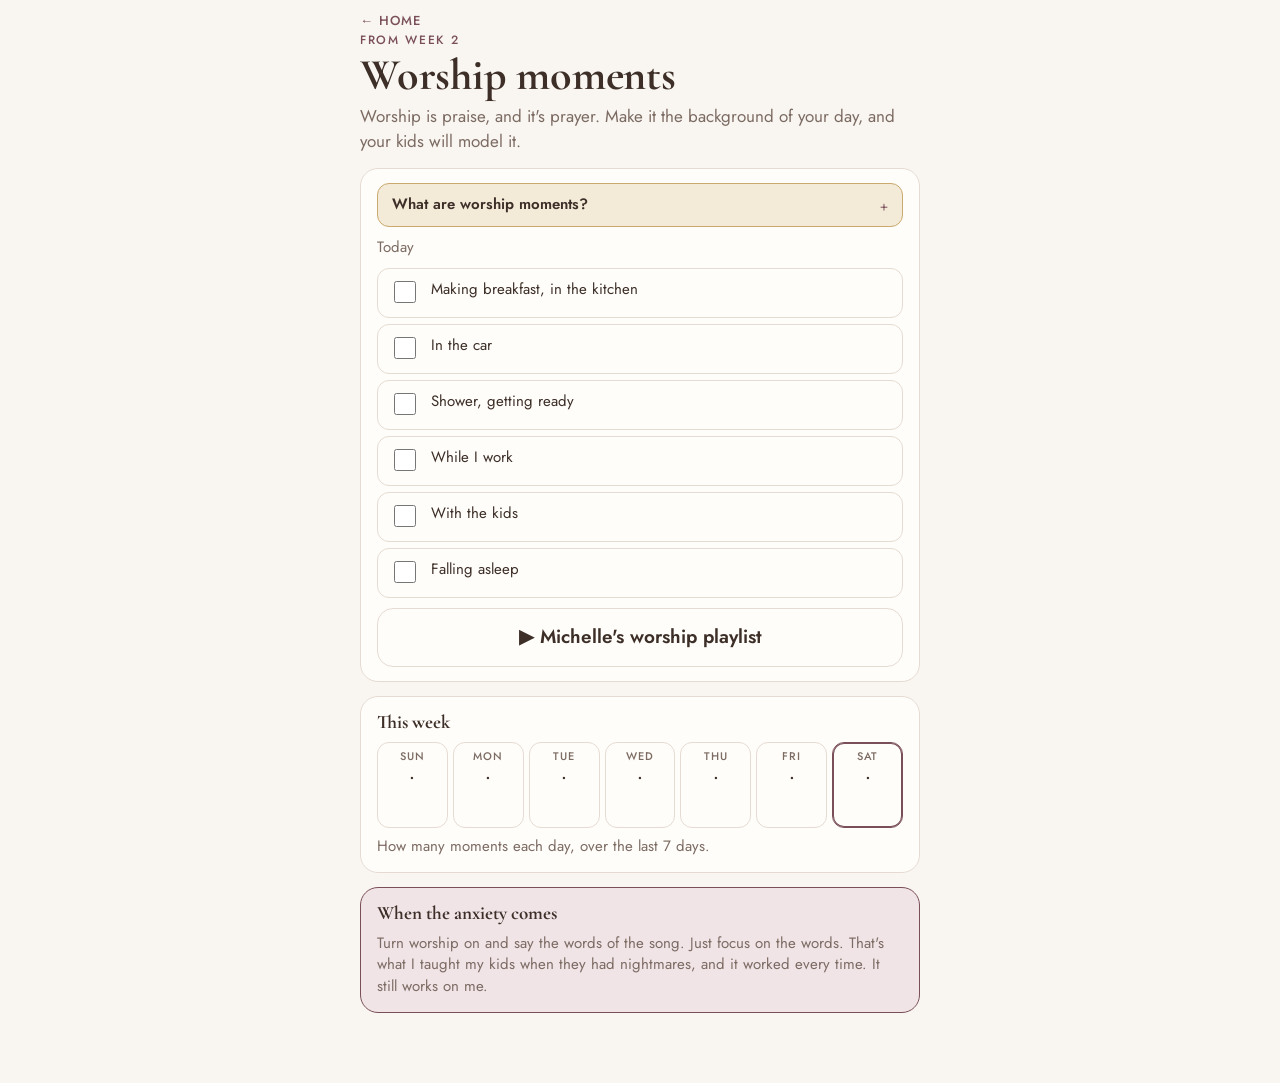
<file: worship.html>
<!doctype html>
<meta charset="utf-8">
<base target="_top">
<meta name="viewport" content="width=device-width, initial-scale=1, viewport-fit=cover">
<title>Worship · Faith First Reset</title>
<link rel="manifest" href="manifest.json">
<meta name="theme-color" content="#7a4f5a">
<meta name="apple-mobile-web-app-capable" content="yes">
<meta name="apple-mobile-web-app-title" content="Faith First">
<link rel="apple-touch-icon" href="icons/icon-180.png">
<link rel="preconnect" href="https://fonts.googleapis.com">
<link rel="stylesheet" href="https://fonts.googleapis.com/css2?family=Cormorant+Garamond:ital,wght@0,600;0,700;1,500&family=Jost:wght@400;500;600&display=swap">
<link rel="stylesheet" href="ff.css">
<div class="wrap">
  <header class="page"><a class="back" href="start.html">← Home</a><span class="eyebrow">From Week 2</span><h1>Worship moments</h1><p class="lead">Worship is praise, and it's prayer. Make it the background of your day, and your kids will model it.</p></header>
  <section class="card"><div id="w"></div></section>
  <section class="card"><h3>This week</h3><div id="grid" class="wk"></div><p class="note">How many moments each day, over the last 7 days.</p></section>
  <section class="card soft"><h3>When the anxiety comes</h3><p>Turn worship on and say the words of the song. Just focus on the words. That's what I taught my kids when they had nightmares, and it worked every time. It still works on me.</p></section>
</div>
<script src="ff.js"></script>
<script>
renderWS('worship',$('#w'));
function grid(){const out=[];for(let i=6;i>=0;i--){const d=new Date();d.setDate(d.getDate()-i);const k=ymd(d);const n=Object.values(worship()[k]||{}).filter(Boolean).length;out.push(`<div class="${k===TODAY?'today':''} ${n?'done':''}"><span class="d">${WEEKDAYS[(d.getDay()+6)%7]}</span><span class="n">${n||'·'}</span></div>`)}$('#grid').innerHTML=out.join('')}
grid();document.addEventListener('change',grid);
</script>
</file>
<file: ff.css>
/* The Faith First Reset player. Off-white, mauve, a little gold. Cormorant Garamond for headings, Jost for text,
   the current Michelle Marie Fit look. One phone column everywhere. */
:root{
  --bg:#f9f6f1; --card:#fffdf9; --ink:#3d2f28; --muted:#7c6b63; --line:#e6dbd3;
  --brand:#7a4f5a; --brand-soft:#f0e4e7; --gold:#c9a96e; --gold-soft:#f3ead8; --rose:#c4957e;
  --accent:#7a4f5a; --accent-ink:#ffffff; --done:#8f7a3a; --done-soft:#f3ead8;
  --display:"Cormorant Garamond",Georgia,"Times New Roman",serif;
  --body:"Jost","Helvetica Neue",Arial,sans-serif;
}
@media (prefers-color-scheme: dark){:root:not([data-theme="light"]){
  --bg:#1f1719; --card:#2a1f22; --ink:#f4ede8; --muted:#c2b3ad; --line:#453539;
  --brand:#d9a3b0; --brand-soft:#3b2a30; --gold:#d9bc82; --gold-soft:#3b3222; --rose:#d9ab96;
  --accent:#d9a3b0; --accent-ink:#1f1719; --done:#d9bc82; --done-soft:#3b3222; color-scheme:dark}}
:root[data-theme="dark"]{
  --bg:#1f1719; --card:#2a1f22; --ink:#f4ede8; --muted:#c2b3ad; --line:#453539;
  --brand:#d9a3b0; --brand-soft:#3b2a30; --gold:#d9bc82; --gold-soft:#3b3222; --rose:#d9ab96;
  --accent:#d9a3b0; --accent-ink:#1f1719; --done:#d9bc82; --done-soft:#3b3222; color-scheme:dark}
*{box-sizing:border-box}
body{margin:0;background:var(--bg);color:var(--ink);font:400 17px/1.45 var(--body);padding:0 16px 70px;
  padding-left:max(16px,env(safe-area-inset-left,0px));padding-right:max(16px,env(safe-area-inset-right,0px))}
.wrap{max-width:560px;margin:0 auto;display:flex;flex-direction:column;gap:14px}
header.page{padding-top:14px;display:flex;flex-direction:column;gap:6px}
a.back{font:500 13px/1 var(--body);letter-spacing:.08em;text-transform:uppercase;color:var(--brand);text-decoration:none;display:inline-block}
.eyebrow{font:500 12px/1.2 var(--body);letter-spacing:.14em;text-transform:uppercase;color:var(--brand)}
h1{font:700 clamp(32px,9vw,44px)/1.02 var(--display);margin:0;letter-spacing:-.005em}
h2{font:700 24px/1.1 var(--display);margin:0}
h3{font:700 19px/1.2 var(--display);margin:0}
.lead{margin:0;color:var(--muted)}
p{margin:0}
button{font:inherit;color:inherit;cursor:pointer}
button:focus-visible,a:focus-visible{outline:3px solid var(--gold);outline-offset:2px}
.card{background:var(--card);border:1px solid var(--line);border-radius:18px;padding:14px 16px;display:flex;flex-direction:column;gap:8px}
.card p{color:var(--muted);font-size:15px}
.card p b{color:var(--ink)}
.card.soft{background:var(--brand-soft);border-color:var(--brand)}
.card.gold{background:var(--gold-soft);border-color:var(--gold)}
.go{display:block;text-align:center;background:var(--accent);color:var(--accent-ink);text-decoration:none;border:0;border-radius:16px;padding:18px;font:600 19px/1.1 var(--body);width:100%}
.go.quiet{background:var(--card);color:var(--ink);border:1px solid var(--line)}
.go.gold{background:var(--gold);color:#2b2118}
.go small{display:block;font:400 14px/1.3 var(--body);opacity:.85;margin-top:3px}
.ways{display:flex;flex-direction:column;gap:8px}
.way{display:grid;grid-template-columns:44px 1fr auto;gap:12px;align-items:center;background:var(--card);border:1px solid var(--line);border-radius:16px;padding:12px 14px;text-decoration:none;color:inherit}
.way .ic{width:44px;height:44px;border-radius:12px;background:var(--brand);color:#fff;display:grid;place-items:center;font:700 22px/1 var(--display)}
.way .ic.gold{background:var(--gold);color:#2b2118}
.way b{display:block;font:600 17px/1.2 var(--body)}
.way small{color:var(--muted);font-size:14px}
.way .tick{color:var(--done);font-weight:600;font-size:14px}
h2.also{margin:8px 0 -6px;font:500 12px/1.2 var(--body);letter-spacing:.14em;text-transform:uppercase;color:var(--muted)}
.chips{display:flex;flex-wrap:wrap;gap:6px}
.chip{font:500 14px/1 var(--body);background:var(--bg);border:1px solid var(--line);border-radius:8px;padding:7px 9px;font-variant-numeric:tabular-nums}
.chip.hot{background:var(--brand-soft);border-color:var(--brand);color:var(--brand);font-weight:600}
.chip.gold{background:var(--gold-soft);border-color:var(--gold)}
.seg{display:inline-flex;border:1px solid var(--line);border-radius:999px;overflow:hidden;background:var(--card)}
.seg button{border:0;background:transparent;color:var(--ink);padding:10px 16px;font:600 14px/1 var(--body);letter-spacing:.02em}
.seg button[aria-pressed="true"]{background:var(--brand);color:#fff}
.pill{font:500 13px/1 var(--body);letter-spacing:.06em;text-transform:uppercase;color:var(--brand);text-decoration:none;border:1px solid var(--line);background:var(--card);border-radius:999px;padding:9px 13px;display:inline-flex;gap:6px;align-items:center}
.pill.play{background:var(--accent);color:var(--accent-ink);border-color:var(--accent)}
.toolrow{display:flex;gap:8px;align-items:center;flex-wrap:wrap}
.star{color:var(--gold)}
.note{font-size:14px;color:var(--muted)}
input[type="number"],input[type="text"],textarea{font:inherit;color:inherit;background:var(--bg);border:1px solid var(--line);border-radius:10px;padding:9px 10px}
textarea{width:100%;min-height:72px;resize:vertical}
.err{background:var(--brand-soft);border-radius:14px;padding:14px}
/* step-by-step walkthrough shared pieces */
.embed{aspect-ratio:16/9;border-radius:12px;overflow:hidden;background:#000}
.embed iframe{width:100%;height:100%;border:0}
.demo{font-weight:600;font-size:14px;color:var(--brand);text-decoration:none;display:inline-flex;align-items:center;gap:6px;border:0;background:none;padding:6px 0}
.photo{width:100%;aspect-ratio:450/252;object-fit:cover;border-radius:12px;background:var(--brand-soft);display:block}
.code{display:inline-block;font:600 13px/1 var(--body);color:#fff;background:var(--brand);border-radius:6px;padding:5px 7px;margin-right:8px;letter-spacing:.04em;vertical-align:3px}
.code.swap{background:var(--gold);color:#2b2118}
/* sheet (swap picker) */
.sheet-bg{position:fixed;inset:0;background:rgba(40,25,30,.45);z-index:20;display:flex;align-items:flex-end;justify-content:center}
.sheet{background:var(--card);color:var(--ink);width:100%;max-width:560px;max-height:88vh;overflow:auto;border-radius:22px 22px 0 0;padding:16px 16px 30px;display:flex;flex-direction:column;gap:10px}
.sheet h2{font-size:26px}
.sheet .opt{display:grid;grid-template-columns:76px 1fr;gap:10px;align-items:center;border:1px solid var(--line);border-radius:14px;padding:8px 10px;background:var(--bg);text-align:left;width:100%}
.sheet .opt img{width:76px;aspect-ratio:450/252;object-fit:cover;border-radius:8px;background:var(--brand-soft)}
.sheet .opt b{display:block;font:600 16px/1.2 var(--body)}
.sheet .opt small{color:var(--muted);font-size:13px}
.sheet .opt.text{grid-template-columns:1fr}
.sheet .x{align-self:flex-end;border:1px solid var(--line);background:var(--card);border-radius:999px;padding:8px 14px;font-weight:600}
/* week grid */
.wk{display:grid;grid-template-columns:repeat(7,1fr);gap:5px}
.wk a,.wk div{display:flex;flex-direction:column;align-items:center;gap:4px;text-decoration:none;color:inherit;background:var(--card);border:1px solid var(--line);border-radius:12px;padding:8px 2px;min-height:86px;text-align:center}
.wk .d{font:500 11px/1 var(--body);letter-spacing:.08em;text-transform:uppercase;color:var(--muted)}
.wk .n{font:700 20px/1 var(--display)}
.wk .w{font:500 11px/1.15 var(--body);color:var(--brand)}
.wk .w.cardio{color:var(--rose)}
.wk .w.rest{color:var(--muted)}
.wk .today{border-color:var(--brand);box-shadow:inset 0 0 0 1px var(--brand)}
.wk .done{background:var(--done-soft);border-color:var(--done)}
.wk .done .n::after{content:" ✓";color:var(--done);font-size:14px}
/* ladder */
.ladder{display:flex;flex-direction:column;gap:8px}
.rung{display:grid;grid-template-columns:40px 1fr;gap:12px;align-items:start;background:var(--card);border:1px solid var(--line);border-radius:16px;padding:12px 14px;text-decoration:none;color:inherit}
.rung .num{font:700 30px/1 var(--display);color:var(--line)}
.rung.now{border-color:var(--brand);background:var(--brand-soft)}
.rung.now .num{color:var(--brand)}
.rung.past .num{color:var(--gold)}
.rung b{display:block;font:600 17px/1.2 var(--body)}
.rung small{color:var(--muted);font-size:14px;display:block}
.rung .wks{display:flex;gap:6px;margin-top:8px}
.rung .wks span{flex:1;height:26px;border-radius:7px;border:1px solid var(--line);display:grid;place-items:center;font:500 12px/1 var(--body);color:var(--muted)}
.rung .wks span.on{background:var(--gold);border-color:var(--gold);color:#2b2118;font-weight:600}
.rung .wks span.part{background:var(--gold-soft);border-color:var(--gold)}
.rung .wks span.cur{box-shadow:inset 0 0 0 2px var(--brand)}
/* checklist */
.ck{display:flex;flex-direction:column;gap:6px}
.ck label{display:flex;gap:12px;align-items:flex-start;background:var(--card);border:1px solid var(--line);border-radius:12px;padding:11px 12px;font-size:15px}
.ck input{width:22px;height:22px;flex:none;accent-color:var(--brand);margin-top:1px}
.ck label.on{background:var(--done-soft);border-color:var(--done)}
@media (prefers-reduced-motion:reduce){*{transition:none !important}}
.pair{display:grid;grid-template-columns:1fr 1fr;gap:8px}
.pair figure{margin:0;position:relative}
.pair img{width:100%;aspect-ratio:16/10;object-fit:cover;border-radius:12px;background:var(--brand-soft);display:block}
.pair figcaption{position:absolute;left:8px;top:8px;font:500 11px/1 var(--body);letter-spacing:.1em;text-transform:uppercase;background:rgba(61,47,40,.75);color:#fff;padding:5px 7px;border-radius:6px}
/* ---- Organized Mom additions: worksheets ---- */
.ws{display:flex;flex-direction:column;gap:10px}
.ws label{display:flex;flex-direction:column;gap:4px;font:500 13px/1.2 var(--body);letter-spacing:.06em;text-transform:uppercase;color:var(--muted)}
.ws label input,.ws label select,.ws label textarea{font:400 16px/1.4 var(--body);letter-spacing:0;text-transform:none;color:var(--ink)}
.ws input,.ws select,.ws textarea{font:inherit;color:inherit;background:var(--bg);border:1px solid var(--line);border-radius:10px;padding:9px 10px;min-width:0;width:100%}
.ws textarea{min-height:0}
.rows{display:flex;flex-direction:column;gap:8px}
.row{display:grid;grid-template-columns:1fr auto;gap:8px;align-items:start;background:var(--card);border:1px solid var(--line);border-radius:14px;padding:10px}
.row.del{background:var(--gold-soft);border-color:var(--gold)}
.row.done .fields input[type=text]{text-decoration:line-through;color:var(--muted)}
.row .fields{display:flex;flex-wrap:wrap;gap:6px;min-width:0}
.row .fields>*{flex:1 1 140px;min-width:0}
.row .fields textarea{flex-basis:100%}
.row .fields .days{flex-basis:100%}
.row .chk{flex-direction:row;align-items:center;gap:8px;flex:0 0 auto;text-transform:none;letter-spacing:0;font:400 15px/1.2 var(--body);color:var(--ink)}
.row .chk input{width:22px;height:22px;accent-color:var(--brand)}
.row .x{border:0;background:transparent;color:var(--muted);font-size:24px;line-height:1;padding:2px 6px;align-self:center}
.row .ord{display:flex;flex-direction:column;gap:2px}
.row .ord button{border:1px solid var(--line);background:var(--bg);border-radius:6px;font-size:10px;padding:4px 7px;color:var(--muted)}
.row:has(.ord){grid-template-columns:auto 1fr auto}
.pill.add{background:var(--brand);color:var(--accent-ink);border-color:var(--brand)}
.days{display:flex;gap:4px;flex-wrap:wrap}
.days button{border:1px solid var(--line);background:var(--bg);border-radius:8px;padding:7px 0;width:34px;font:600 13px/1 var(--body);color:var(--muted)}
.days button[aria-pressed="true"]{background:var(--brand);border-color:var(--brand);color:var(--accent-ink)}
.days.big button{width:auto;flex:1;padding:12px 0;font-size:14px}
.tabs{display:flex;gap:6px;overflow-x:auto;padding-bottom:4px;-webkit-overflow-scrolling:touch}
.tabs button{flex:0 0 auto;border:1px solid var(--line);background:var(--card);border-radius:999px;padding:9px 14px;font:600 14px/1 var(--body);color:var(--ink)}
.tabs button[aria-pressed="true"]{background:var(--brand);border-color:var(--brand);color:var(--accent-ink)}
.top3{display:flex;flex-direction:column;gap:8px}
.t3{background:var(--bg);border:1px solid var(--line);border-radius:12px;padding:10px;display:flex;flex-direction:column;gap:6px}
.t3 input,.t3 textarea{background:var(--card)}
.grid2{display:grid;grid-template-columns:1fr 1fr;gap:8px}
.grid2 label:first-child{grid-column:1/-1}
.mealgrid{display:flex;flex-direction:column;gap:6px}
.meal{display:grid;grid-template-columns:1fr 1fr 1fr;gap:6px;align-items:center;background:var(--card);border:1px solid var(--line);border-radius:12px;padding:8px}
.meal b{grid-column:1/-1;font:600 14px/1 var(--body);color:var(--brand)}
.meal input{padding:8px}
/* day page */
.step{display:flex;flex-direction:column;gap:10px}
.step .copy p{color:var(--ink);font-size:16px;margin-bottom:10px}
.step .copy p:last-child{margin-bottom:0}
.step .copy a{color:var(--brand);font-weight:600}
.step .copy b{font-weight:600}
.dayhead{display:flex;flex-direction:column;gap:6px;background:var(--brand);color:var(--accent-ink);border-radius:20px;padding:18px 18px 16px}
.dayhead .eyebrow{color:var(--gold)}
.dayhead h1{color:var(--accent-ink);font-size:clamp(28px,8vw,38px)}
.dayhead p{color:var(--accent-ink);opacity:.85;font-size:15px}
.daynav{display:flex;justify-content:space-between;gap:8px}
/* home */
.hero{position:relative;border-radius:22px;overflow:hidden;background:var(--brand-soft);min-height:200px}
.hero img{width:100%;height:280px;object-fit:cover;object-position:50% 15%;display:block}
.hero .tx{position:absolute;left:0;right:0;bottom:0;padding:70px 16px 16px;background:linear-gradient(rgba(61,47,40,0),rgba(61,47,40,.55) 35%,rgba(61,47,40,.86));color:#fff}
.hero .tx .eyebrow{color:var(--gold)}
.hero .tx h1{color:#fff;font-size:clamp(30px,8.5vw,42px)}
.hero .tx p{color:rgba(255,255,255,.9);font-size:15px}
.dots{display:grid;grid-template-columns:repeat(7,1fr);gap:5px}
.dots a{display:flex;flex-direction:column;align-items:center;gap:3px;text-decoration:none;color:inherit;background:var(--card);border:1px solid var(--line);border-radius:12px;padding:8px 2px}
.dots a .d{font:500 10px/1 var(--body);letter-spacing:.08em;text-transform:uppercase;color:var(--muted)}
.dots a .n{font:700 20px/1 var(--display)}
.dots a.done{background:var(--done-soft);border-color:var(--done)}
.dots a.done .n::after{content:"✓";font-size:12px;color:var(--done);margin-left:2px}
.dots a.next{border-color:var(--brand);box-shadow:inset 0 0 0 1px var(--brand)}
/* week page */
.wkday{background:var(--card);border:1px solid var(--line);border-radius:16px;padding:10px 12px;display:flex;flex-direction:column;gap:6px}
.wkday h3{display:flex;justify-content:space-between;align-items:baseline}
.wkday h3 small{font:500 12px/1 var(--body);color:var(--muted);letter-spacing:.06em;text-transform:uppercase}
.wkday.today{border-color:var(--brand)}
.ent{display:grid;grid-template-columns:62px 1fr auto;gap:8px;align-items:center;font-size:15px;padding:4px 0;border-top:1px dashed var(--line)}
.ent:first-of-type{border-top:0}
.ent .t{font-variant-numeric:tabular-nums;color:var(--muted);font-size:14px}
.ent .tag{font:500 10px/1 var(--body);letter-spacing:.08em;text-transform:uppercase;color:var(--brand);background:var(--brand-soft);border-radius:6px;padding:4px 6px}
.ent .tag.workout{background:var(--gold-soft);color:#6b5a2a}
.ent .tag.meals,.ent .tag.shop,.ent .tag.cook{background:var(--done-soft);color:var(--done)}
.ent .tag.downtime{background:var(--bg);color:var(--muted)}
.ent .x{border:0;background:transparent;color:var(--muted);font-size:20px;padding:0 4px}
.addform{display:grid;grid-template-columns:1fr 1fr;gap:8px}
.addform input,.addform select{font:inherit;color:inherit;background:var(--bg);border:1px solid var(--line);border-radius:10px;padding:9px 10px;width:100%;min-width:0}
.addform input[name=label]{grid-column:1/-1}
/* print */
@media print{body{padding:0;background:#fff;color:#000}.noprint{display:none !important}.card{break-inside:avoid;border-color:#ccc}}

/* help: tap to open */
details.help{border:1px solid var(--gold);background:var(--gold-soft);border-radius:12px;padding:0}
details.help summary{cursor:pointer;list-style:none;padding:11px 14px;font:600 15px/1.3 var(--body);color:var(--ink);display:flex;justify-content:space-between;align-items:center;gap:10px}
details.help summary::-webkit-details-marker{display:none}
details.help summary::after{content:"+";font:700 20px/1 var(--display);color:var(--brand)}
details.help[open] summary::after{content:"\2013"}
details.help .helpbody{padding:0 14px 12px}
details.help .helpbody p{color:var(--ink);font-size:15px;margin-bottom:8px}
details.help .helpbody ul{margin:0 0 8px;padding-left:18px;font-size:15px}
details.help .helpbody li{margin:3px 0}
details.help .helpbody ol{margin:0 0 8px;padding-left:18px;font-size:15px}
/* ---- Faith First additions ---- */
.ck label.big{padding:14px 12px}
.ck label span b{display:block;font-weight:600}
.ck label span small{display:block;color:var(--muted);font-size:13px}
.ck label span a{color:var(--brand);font-weight:600;font-size:14px;text-decoration:none}
.pra{display:flex;flex-direction:column;gap:8px}
.pra label small{display:block;text-transform:none;letter-spacing:0;font-weight:400;color:var(--muted);font-size:13px;margin-top:-2px}
.tabs .addtab{border-style:dashed;color:var(--brand)}
.chips .chip{border:1px solid var(--line);background:var(--card);cursor:pointer}
.chaps{display:flex;flex-direction:column;gap:4px;margin-top:8px}
.chaps a{display:grid;grid-template-columns:52px 1fr;gap:8px;font-size:14px;color:var(--ink);text-decoration:none;padding:6px 0;border-top:1px dashed var(--line)}
.chaps a span{font-variant-numeric:tabular-nums;color:var(--brand);font-weight:600}
.score{display:flex;justify-content:space-between;align-items:baseline}
.score b{font:700 28px/1 var(--display);color:var(--brand)}
.two{display:grid;grid-template-columns:1fr 1fr;gap:8px}
.stat{background:var(--card);border:1px solid var(--line);border-radius:16px;padding:12px 14px}
.stat b{display:block;font:700 30px/1 var(--display);color:var(--brand)}
.stat small{color:var(--muted);font-size:13px}
.goalbar{background:var(--brand);color:var(--accent-ink);border-radius:20px;padding:16px 18px;display:flex;flex-direction:column;gap:6px}
.goalbar .eyebrow{color:var(--gold)}
.goalbar h2{color:var(--accent-ink);font-size:28px}
.goalbar p{color:var(--accent-ink);opacity:.85;font-size:15px}
.goalbar a{color:inherit;text-decoration:underline;text-underline-offset:3px}
.hero img{object-position:50% 25%}
.ws .ck label,.ws .chk{text-transform:none;letter-spacing:0;font:400 15px/1.3 var(--body);color:var(--ink);flex-direction:row;align-items:flex-start;gap:12px}
.ws .ck label input{width:22px;height:22px;flex:none;accent-color:var(--brand);margin-top:1px}
.chaps{max-height:230px;overflow:auto;border:1px solid var(--line);border-radius:12px;padding:4px 12px;margin-top:10px}
.chaps a:first-child{border-top:0}
</file>
